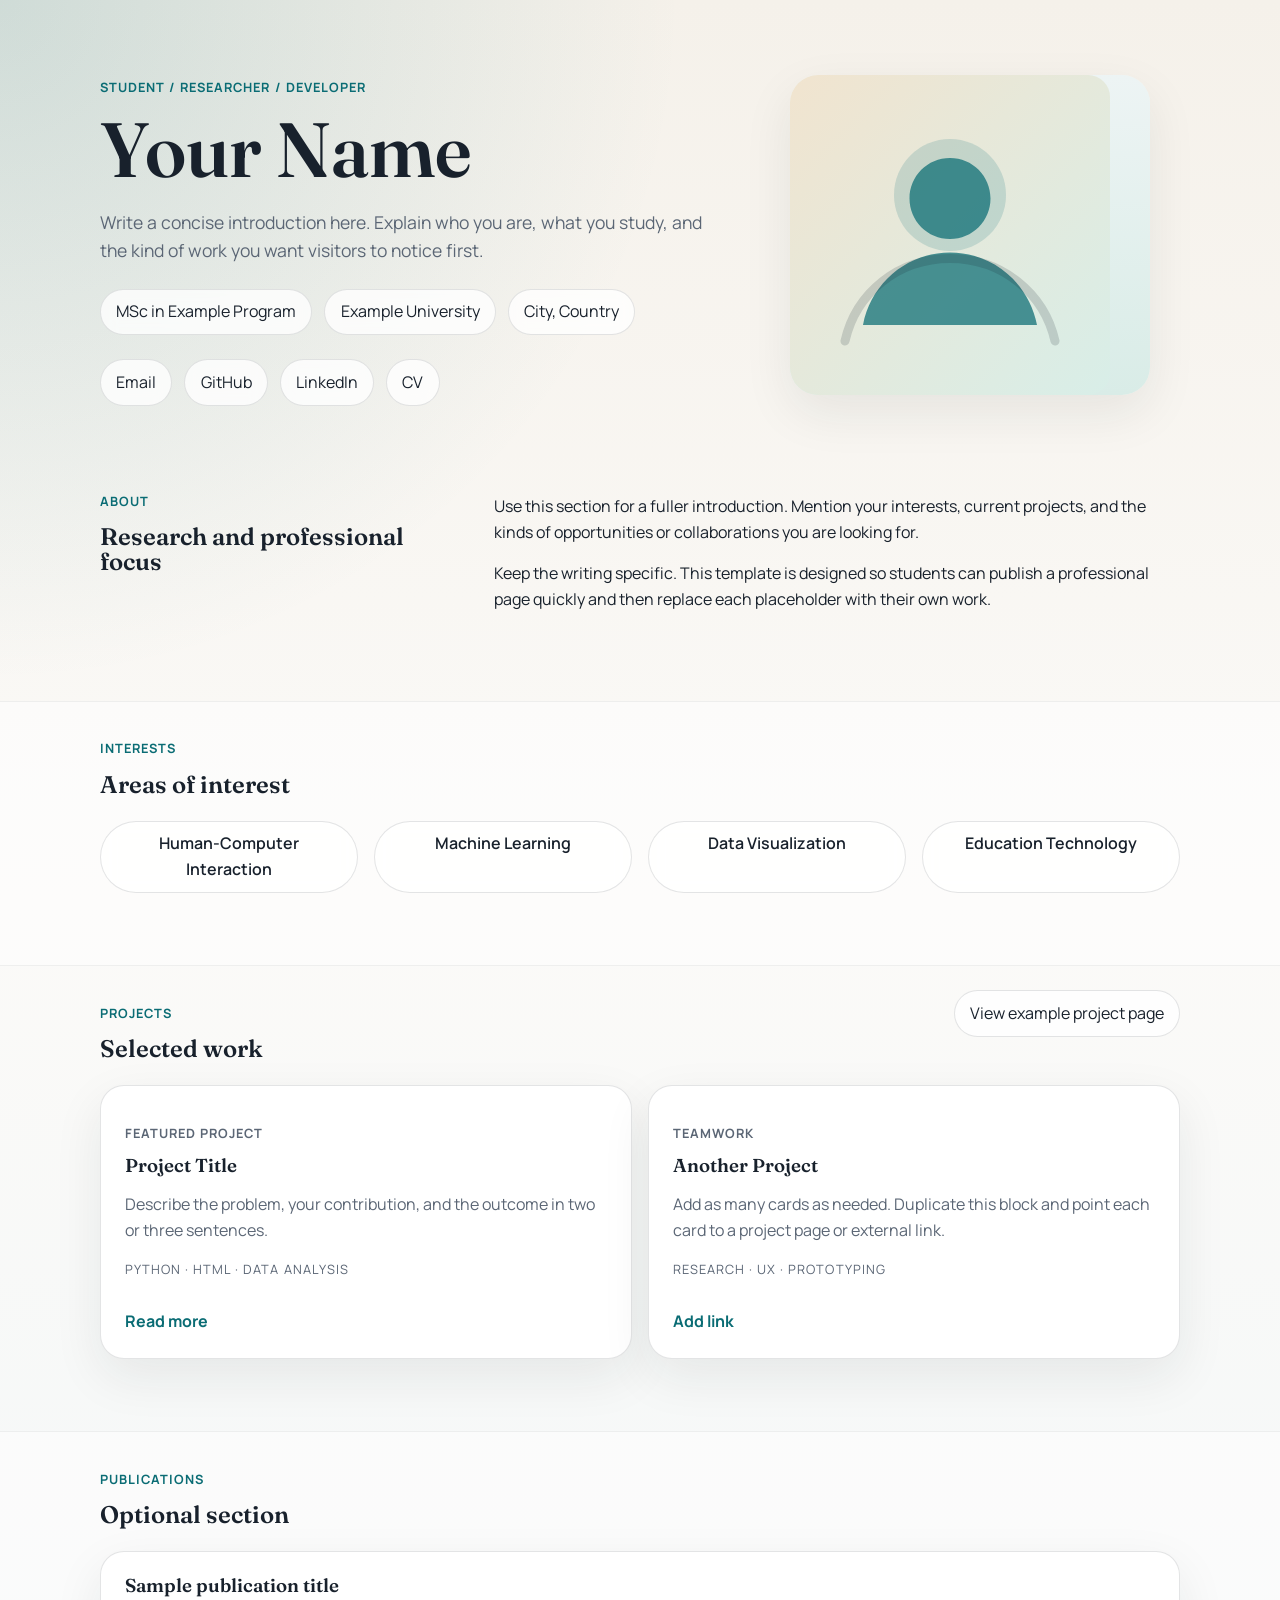
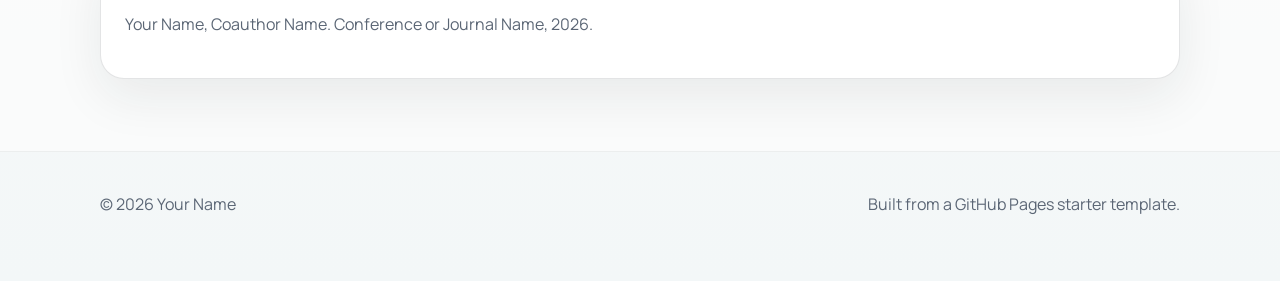
<file: index.html>
<!DOCTYPE html>
<html lang="en">
  <head>
    <meta charset="UTF-8" />
    <meta name="viewport" content="width=device-width, initial-scale=1.0" />
    <title>Your Name | Personal Website</title>
    <meta
      name="description"
      content="Professional academic and student website template for GitHub Pages."
    />
    <link rel="preconnect" href="https://fonts.googleapis.com" />
    <link rel="preconnect" href="https://fonts.gstatic.com" crossorigin />
    <link
      rel="stylesheet"
      href="https://fonts.googleapis.com/css2?family=Fraunces:wght@600&family=Manrope:wght@400;600;700;800&display=swap"
    />
    <link rel="stylesheet" href="assets/css/style.css" />
  </head>
  <body>
    <header class="site-header">
      <div class="container header-grid">
        <div class="profile-copy">
          <p class="eyebrow"><!-- EDIT: role -->Student / Researcher / Developer</p>
          <h1><!-- EDIT: name -->Your Name</h1>
          <p class="lede">
            <!-- EDIT: short bio -->
            Write a concise introduction here. Explain who you are, what you study,
            and the kind of work you want visitors to notice first.
          </p>
          <ul class="quick-facts" aria-label="Highlights">
            <li><!-- EDIT: program -->MSc in Example Program</li>
            <li><!-- EDIT: institution -->Example University</li>
            <li><!-- EDIT: location -->City, Country</li>
          </ul>
          <nav class="contact-links" aria-label="Contact links">
            <a href="mailto:your.email@example.com">Email</a>
            <a href="https://github.com/your-handle">GitHub</a>
            <a href="https://www.linkedin.com/in/your-handle/">LinkedIn</a>
            <a href="cv/cv.pdf">CV</a>
          </nav>
        </div>
        <div class="profile-visual">
          <img
            src="assets/images/profile.svg"
            alt="Placeholder portrait"
            width="320"
            height="320"
          />
        </div>
      </div>
    </header>

    <main>
      <section class="section">
        <div class="container section-grid">
          <div>
            <p class="section-label">About</p>
            <h2>Research and professional focus</h2>
          </div>
          <div>
            <p>
              <!-- EDIT: detailed bio -->
              Use this section for a fuller introduction. Mention your interests,
              current projects, and the kinds of opportunities or collaborations
              you are looking for.
            </p>
            <p>
              Keep the writing specific. This template is designed so students can
              publish a professional page quickly and then replace each placeholder
              with their own work.
            </p>
          </div>
        </div>
      </section>

      <section class="section section-alt">
        <div class="container">
          <div class="section-heading">
            <div>
              <p class="section-label">Interests</p>
              <h2>Areas of interest</h2>
            </div>
          </div>
          <div class="tag-list" aria-label="Research interests">
            <span>Human-Computer Interaction</span>
            <span>Machine Learning</span>
            <span>Data Visualization</span>
            <span>Education Technology</span>
          </div>
        </div>
      </section>

      <section class="section">
        <div class="container">
          <div class="section-heading">
            <div>
              <p class="section-label">Projects</p>
              <h2>Selected work</h2>
            </div>
            <a class="inline-link" href="projects/project-one.html">View example project page</a>
          </div>

          <div class="card-grid">
            <article class="project-card">
              <p class="card-meta">Featured project</p>
              <h3>Project Title</h3>
              <p>
                <!-- EDIT: project summary -->
                Describe the problem, your contribution, and the outcome in two or
                three sentences.
              </p>
              <p class="project-tech">Python · HTML · Data Analysis</p>
              <a href="projects/project-one.html">Read more</a>
            </article>

            <article class="project-card">
              <p class="card-meta">Teamwork</p>
              <h3>Another Project</h3>
              <p>
                Add as many cards as needed. Duplicate this block and point each
                card to a project page or external link.
              </p>
              <p class="project-tech">Research · UX · Prototyping</p>
              <a href="#">Add link</a>
            </article>
          </div>
        </div>
      </section>

      <section class="section section-alt">
        <div class="container">
          <div class="section-heading">
            <div>
              <p class="section-label">Publications</p>
              <h2>Optional section</h2>
            </div>
          </div>
          <div class="publication-list">
            <article>
              <h3>Sample publication title</h3>
              <p>
                Your Name, Coauthor Name. Conference or Journal Name, 2026.
              </p>
            </article>
          </div>
        </div>
      </section>
    </main>

    <footer class="site-footer">
      <div class="container footer-row">
        <p>&copy; <span id="current-year"></span> <!-- EDIT: name -->Your Name</p>
        <p>Built from a GitHub Pages starter template.</p>
      </div>
    </footer>

    <script src="assets/js/main.js"></script>
  </body>
</html>
</file>
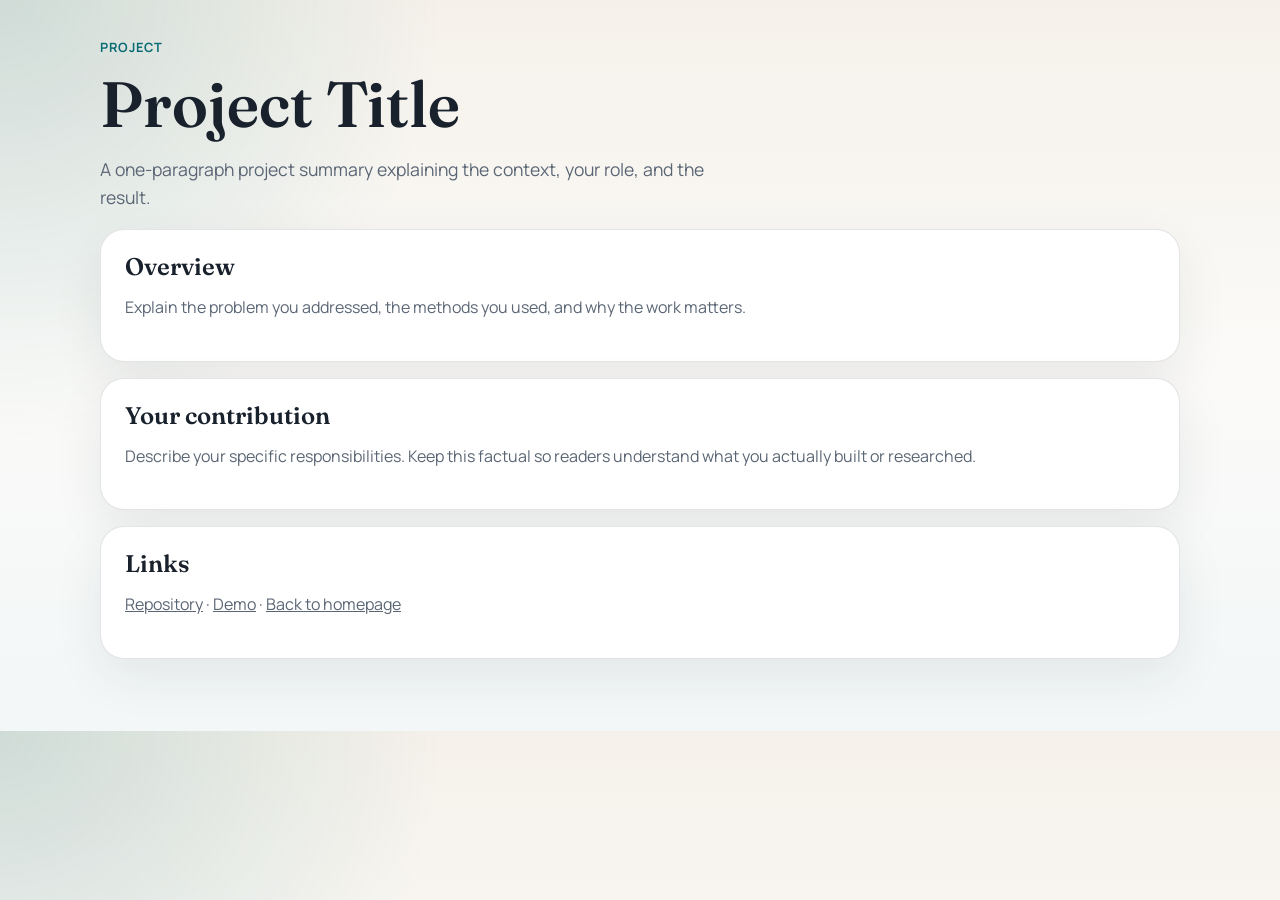
<file: projects/project-one.html>
<!DOCTYPE html>
<html lang="en">
  <head>
    <meta charset="UTF-8" />
    <meta name="viewport" content="width=device-width, initial-scale=1.0" />
    <title>Project Title | Your Name</title>
    <meta name="description" content="Example project page for the personal website template." />
    <link rel="preconnect" href="https://fonts.googleapis.com" />
    <link rel="preconnect" href="https://fonts.gstatic.com" crossorigin />
    <link
      rel="stylesheet"
      href="https://fonts.googleapis.com/css2?family=Fraunces:wght@600&family=Manrope:wght@400;600;700;800&display=swap"
    />
    <link rel="stylesheet" href="../assets/css/style.css" />
  </head>
  <body>
    <main class="section">
      <div class="container">
        <p class="section-label">Project</p>
        <h1><!-- EDIT: project title -->Project Title</h1>
        <p class="lede">
          <!-- EDIT: project subtitle -->
          A one-paragraph project summary explaining the context, your role, and the
          result.
        </p>

        <div class="publication-list">
          <article>
            <h2>Overview</h2>
            <p>
              Explain the problem you addressed, the methods you used, and why the
              work matters.
            </p>
          </article>

          <article>
            <h2>Your contribution</h2>
            <p>
              Describe your specific responsibilities. Keep this factual so readers
              understand what you actually built or researched.
            </p>
          </article>

          <article>
            <h2>Links</h2>
            <p><a href="#">Repository</a> · <a href="#">Demo</a> · <a href="../index.html">Back to homepage</a></p>
          </article>
        </div>
      </div>
    </main>

    <script src="../assets/js/main.js"></script>
  </body>
</html>
</file>
<file: assets/css/style.css>
:root {
  --color-ink: #18212c;
  --color-muted: #5b6675;
  --color-accent: #0a6c74;
  --color-accent-soft: #dff3f1;
  --color-surface: #f6f3ee;
  --color-card: #ffffff;
  --color-border: rgba(24, 33, 44, 0.12);
  --shadow-soft: 0 18px 50px rgba(24, 33, 44, 0.08);
  --font-serif: "Fraunces", Georgia, "Times New Roman", serif;
  --font-sans: "Manrope", "Segoe UI", sans-serif;
  --max-width: 1080px;
}

* {
  box-sizing: border-box;
}

html {
  scroll-behavior: smooth;
}

body {
  margin: 0;
  font-family: var(--font-sans);
  color: var(--color-ink);
  background:
    radial-gradient(circle at top left, rgba(10, 108, 116, 0.16), transparent 30%),
    linear-gradient(180deg, #f5f1ea 0%, #fbfaf8 48%, #f3f7f8 100%);
  line-height: 1.6;
}

img {
  display: block;
  max-width: 100%;
}

a {
  color: inherit;
}

.container {
  width: min(calc(100% - 2rem), var(--max-width));
  margin: 0 auto;
}

.site-header {
  padding: 4rem 0 3rem;
}

.header-grid {
  display: grid;
  gap: 2rem;
  align-items: center;
}

.profile-copy h1,
.section h1,
.section h2,
.project-card h3,
.publication-list h3 {
  margin: 0;
  font-family: var(--font-serif);
  font-weight: 600;
  line-height: 1.05;
}

.profile-copy h1 {
  font-size: clamp(2.75rem, 6vw, 5rem);
  max-width: 9ch;
}

.section h1 {
  font-size: clamp(2.3rem, 5vw, 4rem);
  margin-bottom: 0.75rem;
}

.eyebrow,
.section-label,
.card-meta,
.project-tech {
  letter-spacing: 0.08em;
  text-transform: uppercase;
  font-size: 0.8rem;
}

.eyebrow,
.section-label,
.card-meta {
  color: var(--color-accent);
  font-weight: 700;
}

.lede {
  max-width: 58ch;
  font-size: 1.1rem;
  color: var(--color-muted);
}

.quick-facts,
.contact-links {
  display: flex;
  flex-wrap: wrap;
  gap: 0.75rem;
  margin: 1.5rem 0 0;
  padding: 0;
  list-style: none;
}

.quick-facts li,
.contact-links a,
.tag-list span,
.inline-link {
  border: 1px solid var(--color-border);
  border-radius: 999px;
  background: rgba(255, 255, 255, 0.78);
  padding: 0.6rem 0.95rem;
  text-decoration: none;
  backdrop-filter: blur(8px);
}

.contact-links a,
.inline-link,
.project-card a {
  transition: transform 180ms ease, border-color 180ms ease, color 180ms ease;
}

.contact-links a:hover,
.inline-link:hover,
.project-card a:hover {
  transform: translateY(-1px);
  border-color: rgba(10, 108, 116, 0.35);
  color: var(--color-accent);
}

.profile-visual {
  justify-self: center;
  width: min(100%, 360px);
  border-radius: 28px;
  overflow: hidden;
  box-shadow: var(--shadow-soft);
  background: linear-gradient(180deg, #edf4f4, #d9ece7);
}

.section {
  padding: 1.5rem 0 4.5rem;
}

.section-alt {
  background: rgba(255, 255, 255, 0.55);
  border-top: 1px solid rgba(24, 33, 44, 0.06);
  border-bottom: 1px solid rgba(24, 33, 44, 0.06);
}

.section-grid,
.section-heading,
.footer-row {
  display: flex;
  gap: 1.5rem;
  justify-content: space-between;
  align-items: start;
}

.section-grid {
  flex-direction: column;
}

.section-heading {
  margin-bottom: 1.5rem;
}

.tag-list,
.card-grid,
.publication-list {
  display: grid;
  gap: 1rem;
}

.tag-list {
  grid-template-columns: repeat(auto-fit, minmax(180px, 1fr));
}

.tag-list span {
  text-align: center;
  font-weight: 600;
}

.card-grid {
  grid-template-columns: repeat(auto-fit, minmax(260px, 1fr));
}

.project-card,
.publication-list article {
  padding: 1.5rem;
  border: 1px solid var(--color-border);
  border-radius: 24px;
  background: var(--color-card);
  box-shadow: var(--shadow-soft);
}

.project-card p,
.publication-list p {
  color: var(--color-muted);
}

.project-card a {
  display: inline-block;
  margin-top: 1rem;
  font-weight: 700;
  text-decoration: none;
  color: var(--color-accent);
}

.site-footer {
  padding: 1.5rem 0 3rem;
  color: var(--color-muted);
}

@media (min-width: 860px) {
  .header-grid {
    grid-template-columns: 1.35fr 0.9fr;
  }

  .section-grid {
    display: grid;
    grid-template-columns: 0.7fr 1.3fr;
  }
}

@media (max-width: 700px) {
  .site-header {
    padding-top: 2.5rem;
  }

  .section,
  .site-footer {
    padding-bottom: 3rem;
  }

  .section-heading,
  .footer-row {
    flex-direction: column;
  }
}
</file>
